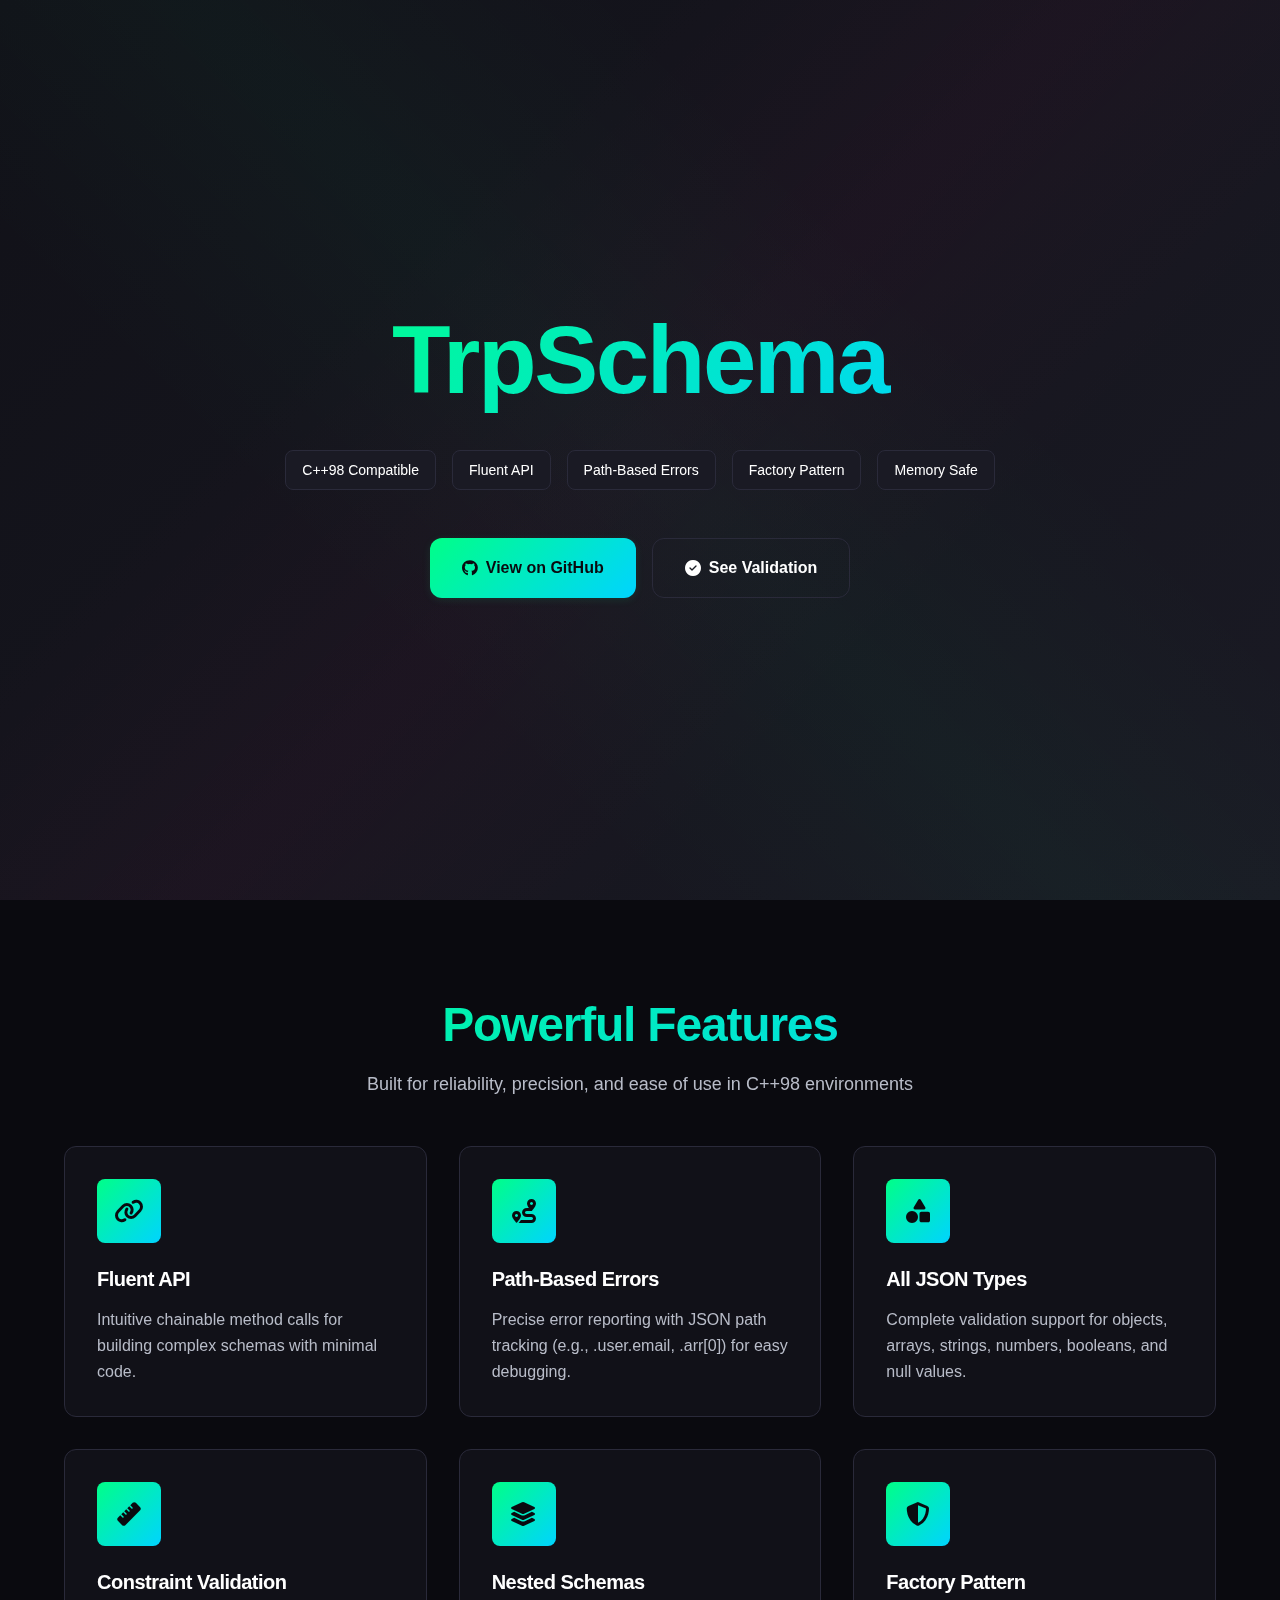
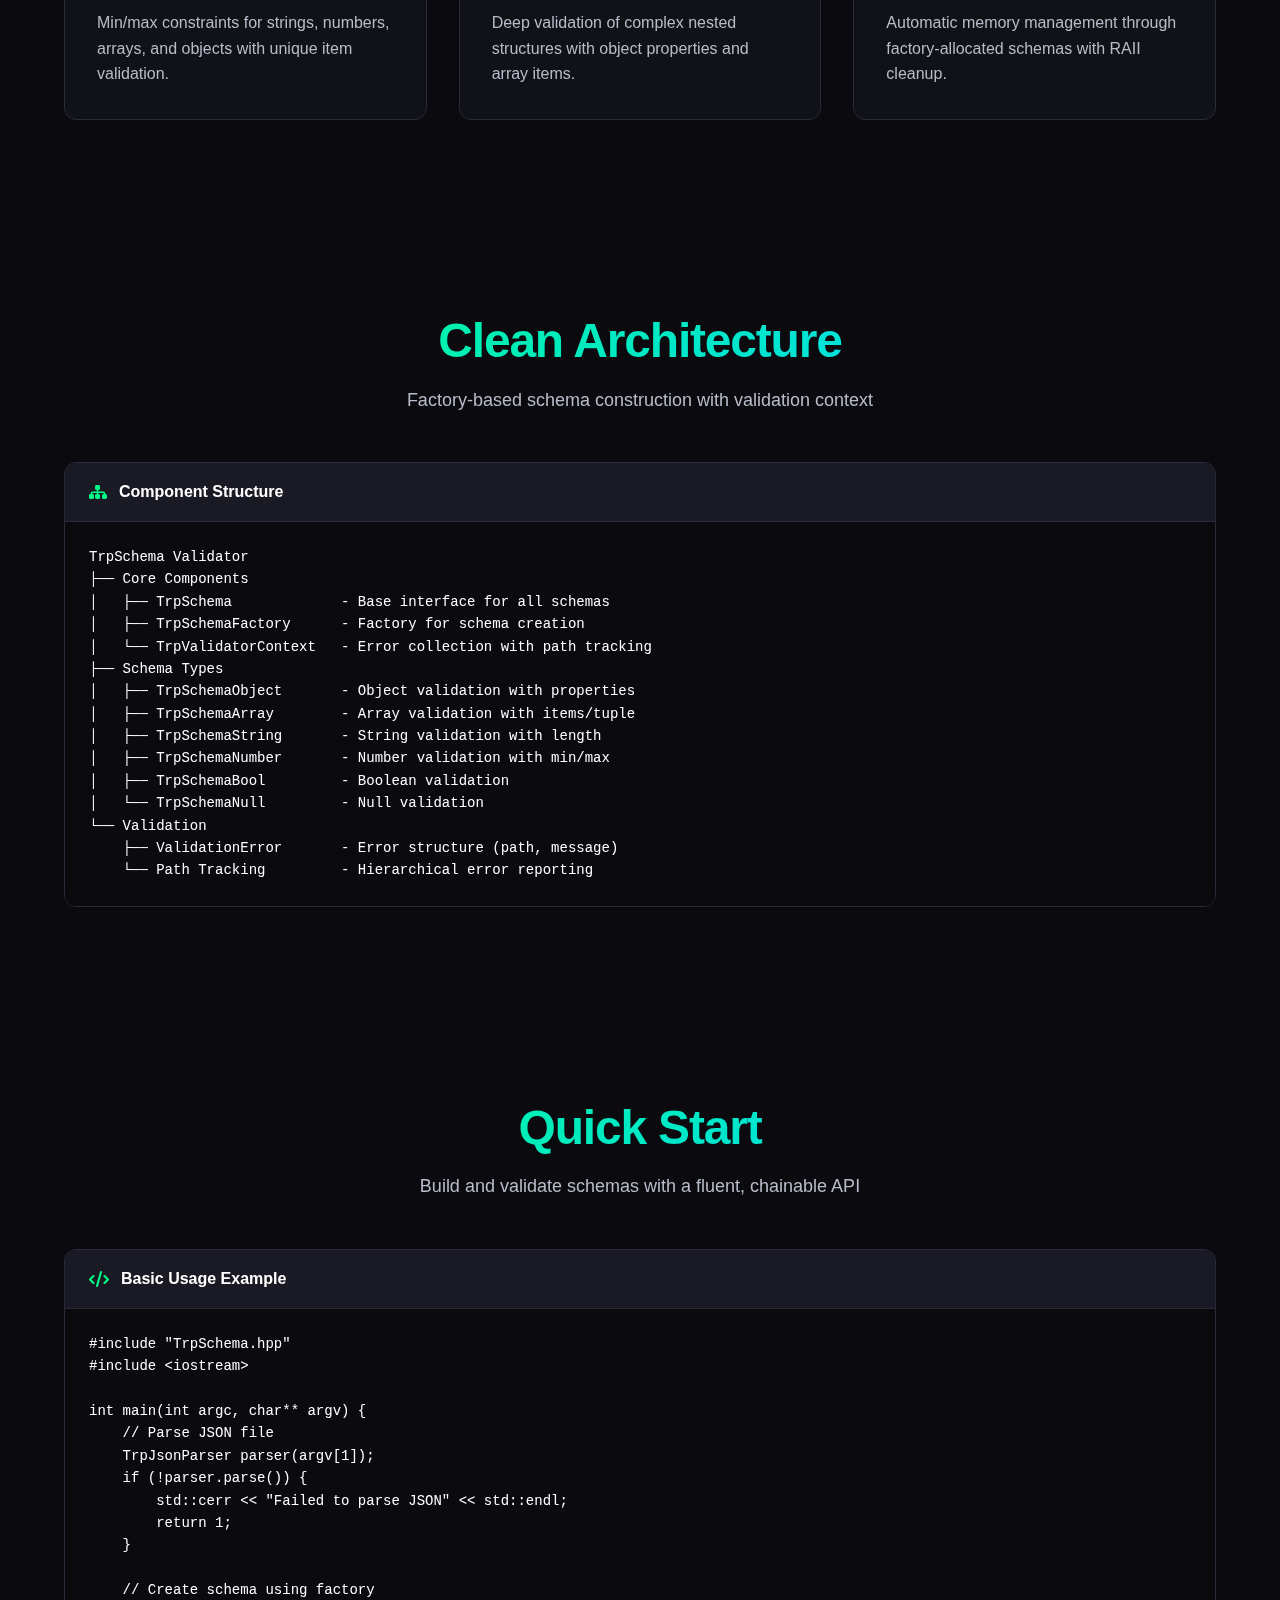
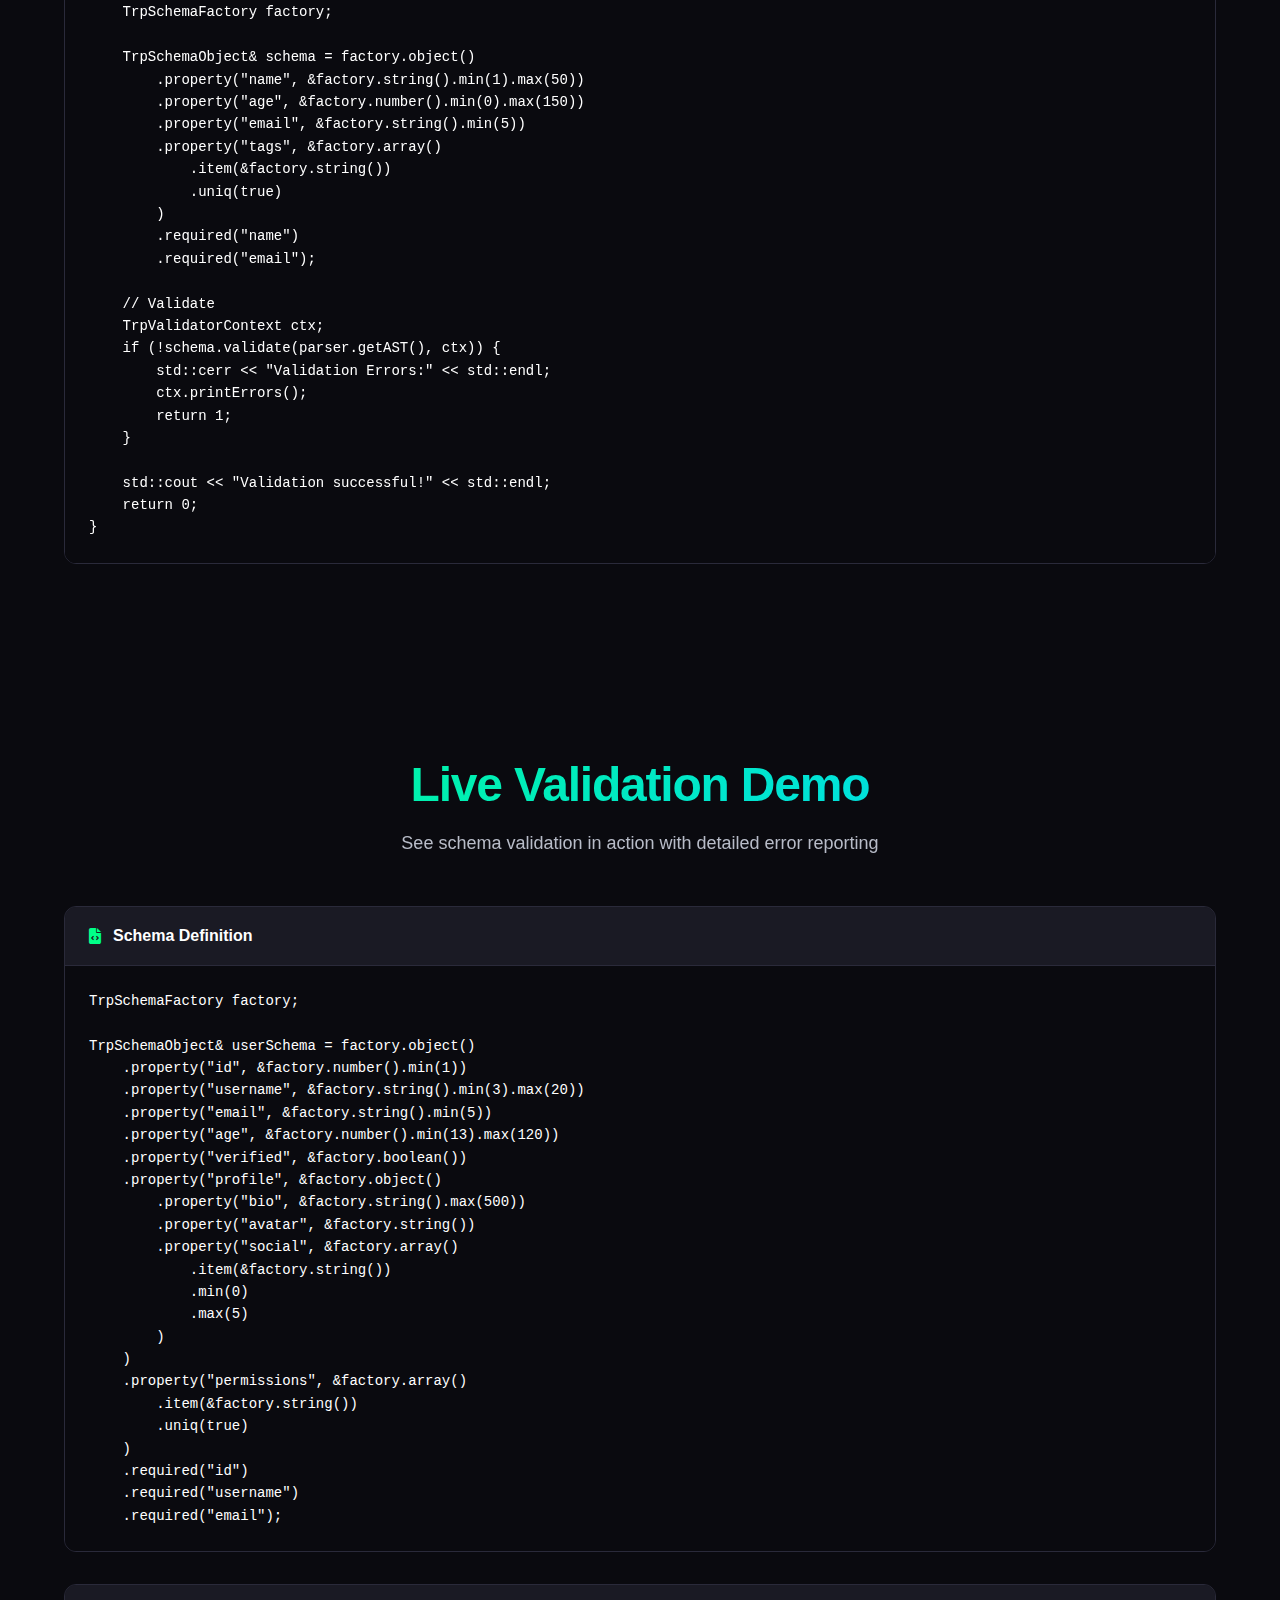
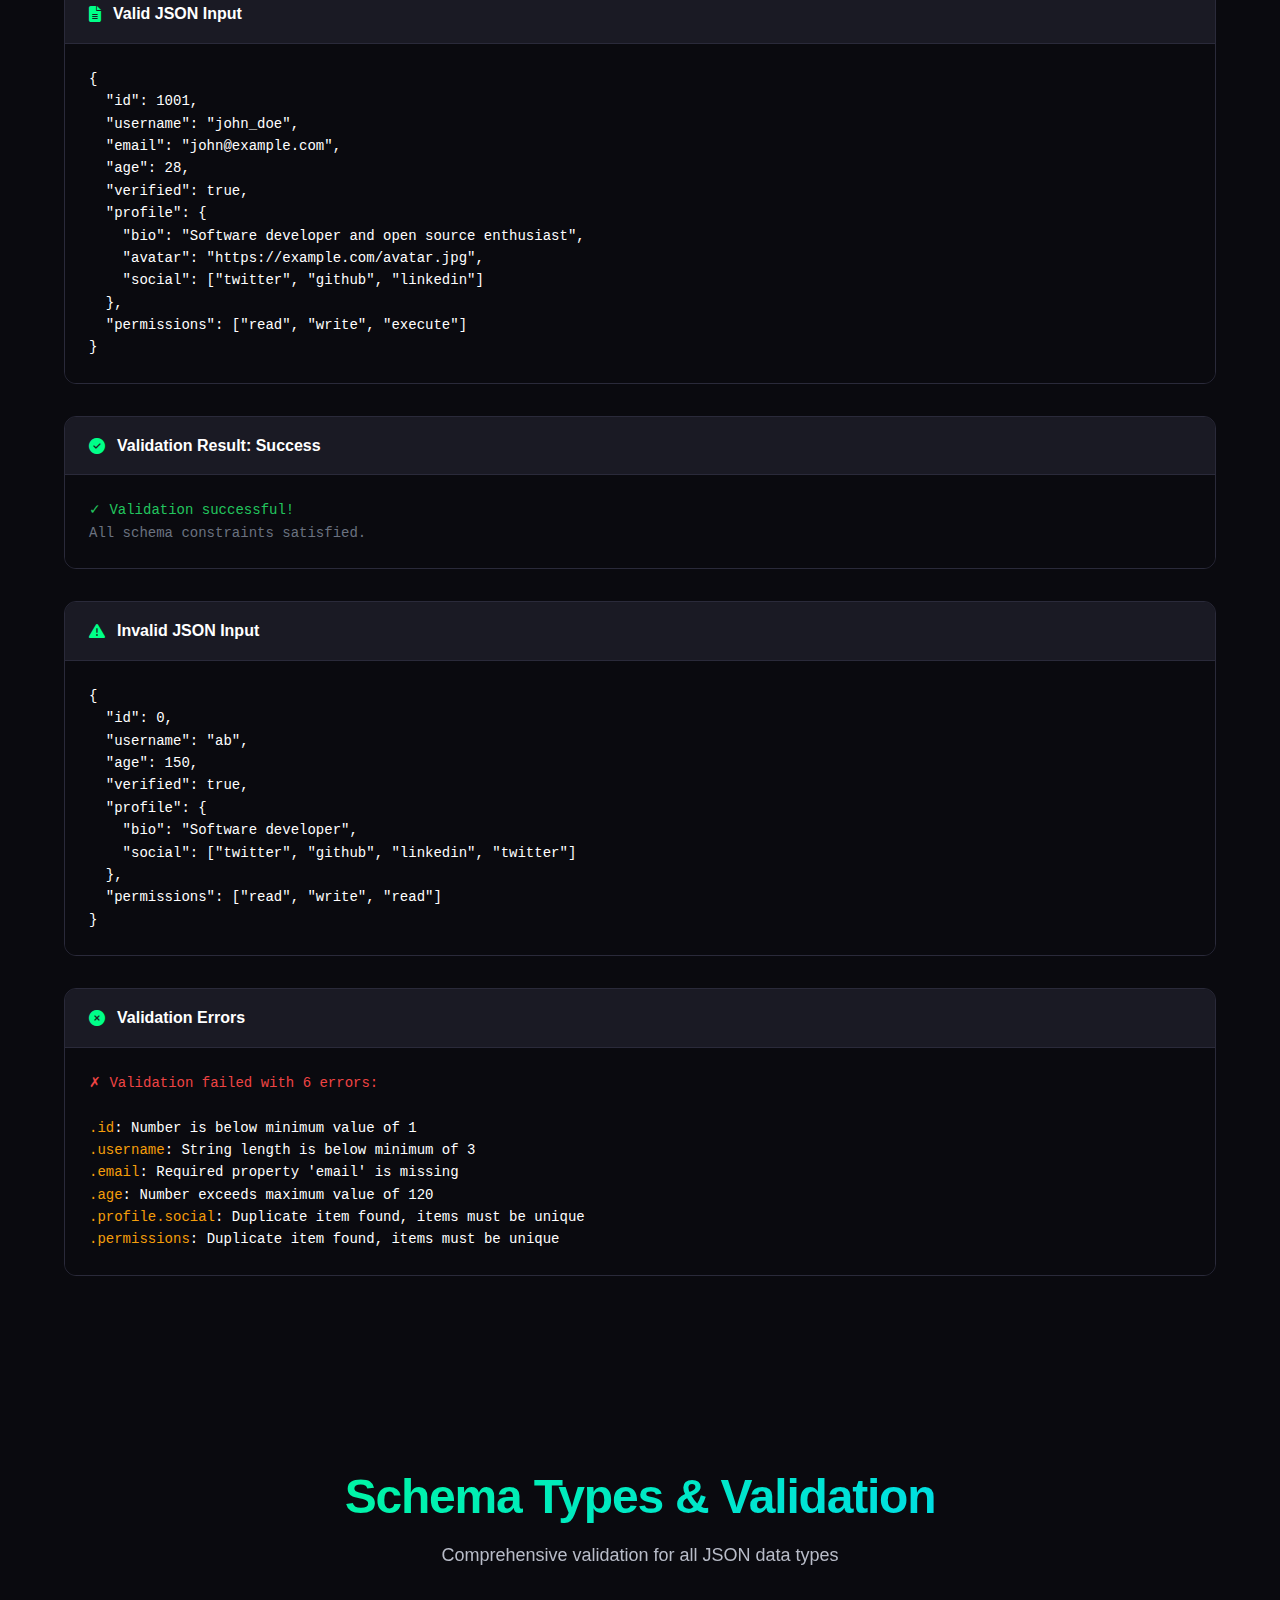
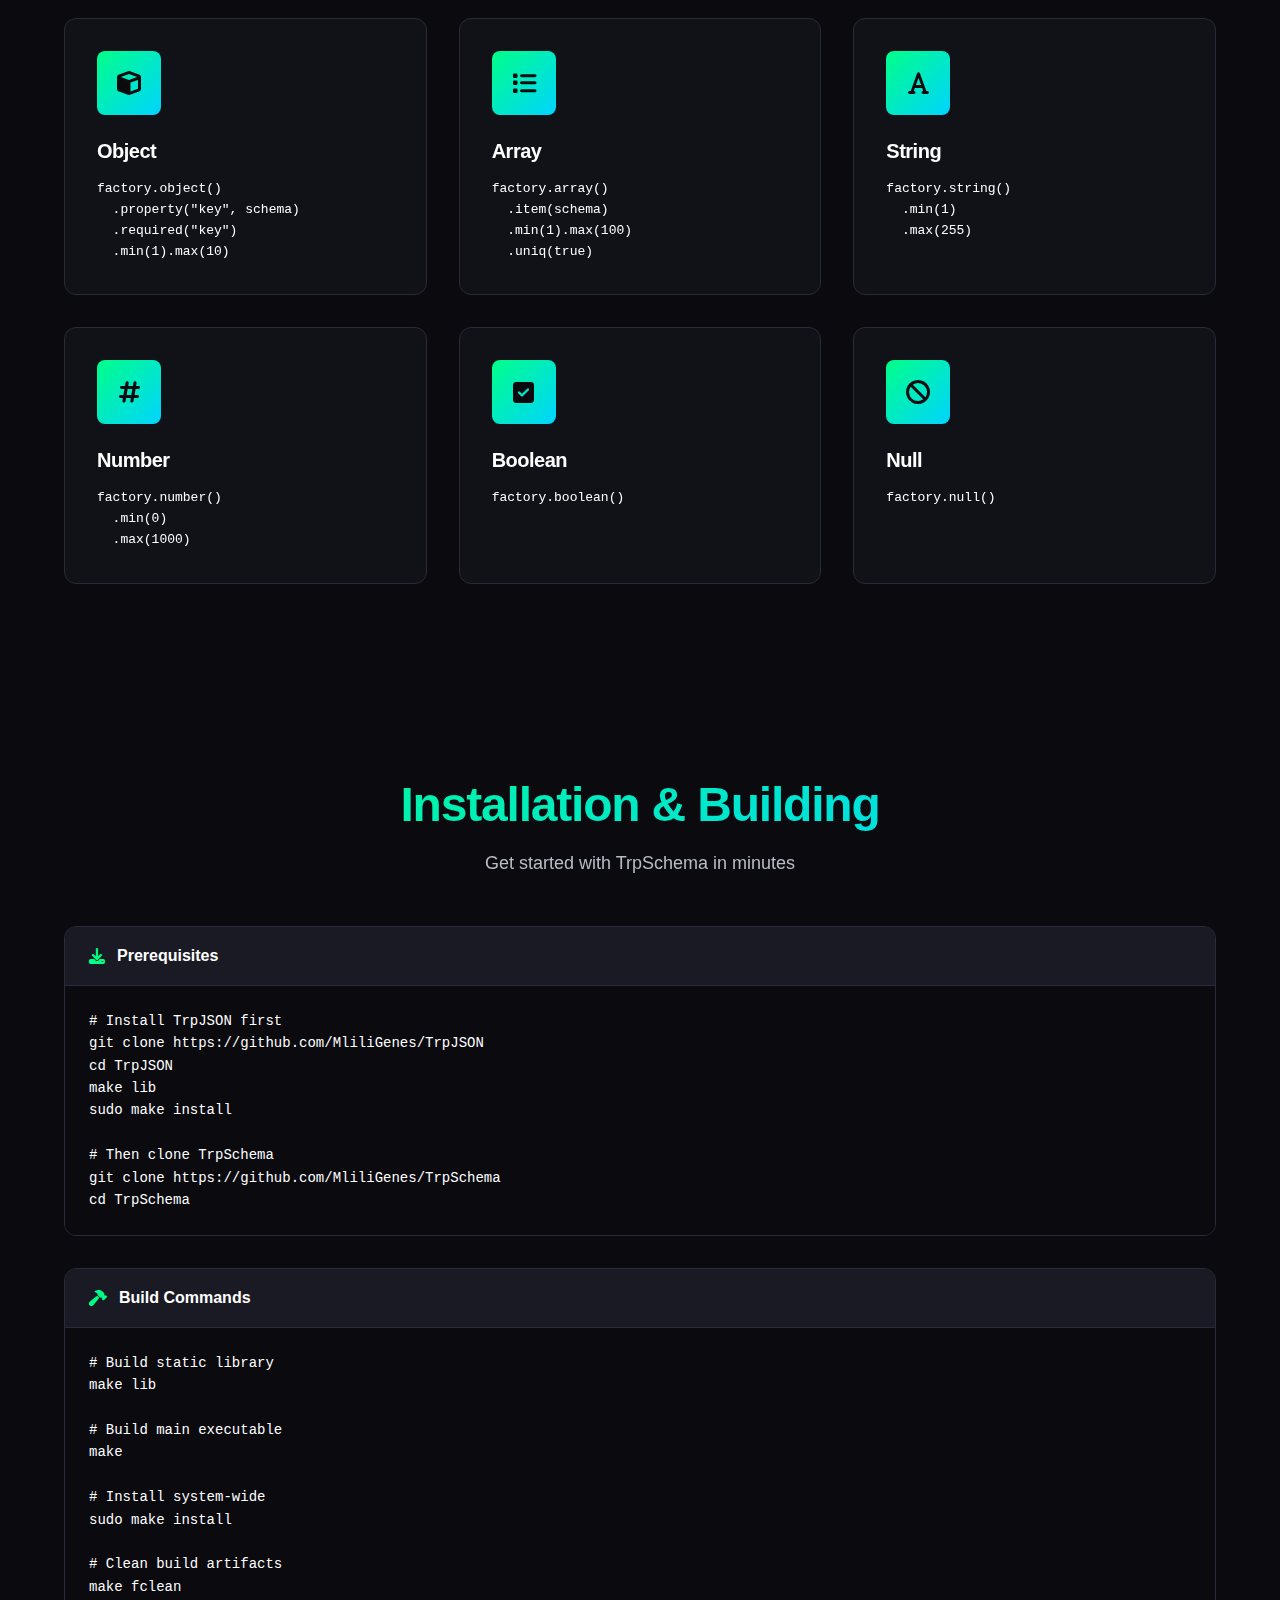
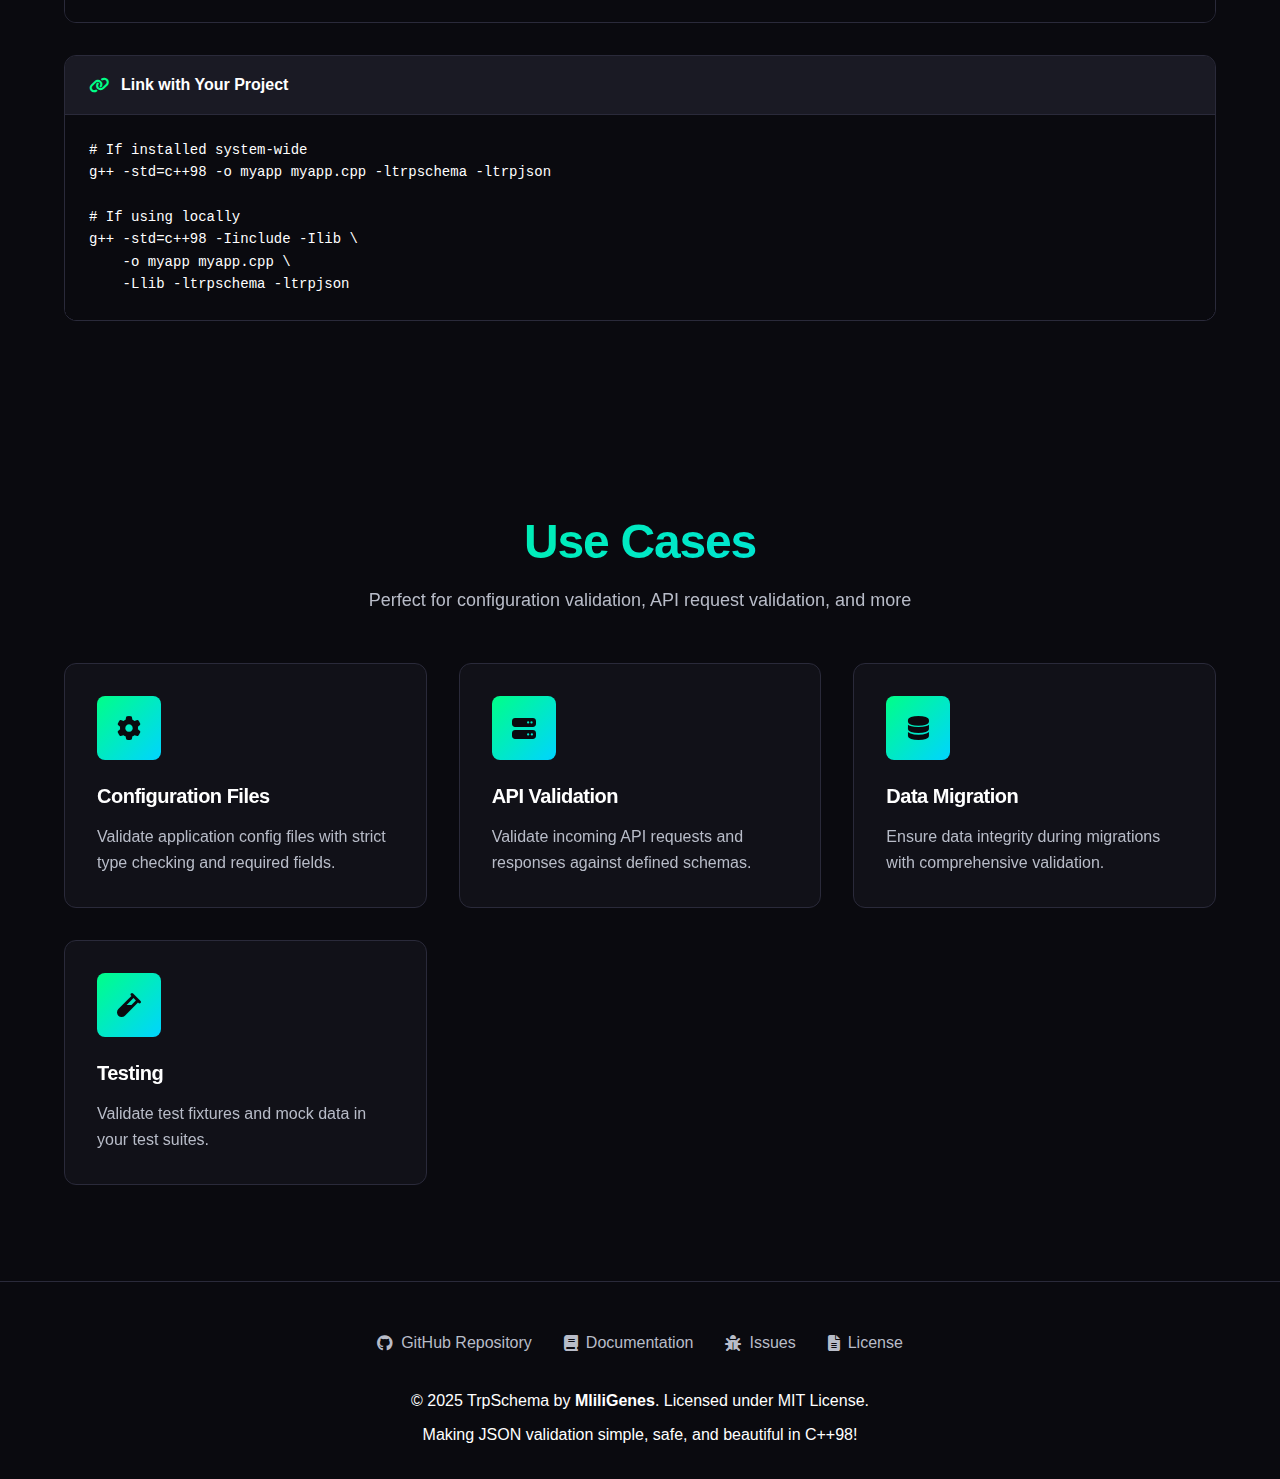
<file: html/index.html>
<!DOCTYPE html>
<html lang="en">
<head>
    <meta charset="UTF-8">
    <meta name="viewport" content="width=device-width, initial-scale=1.0">
    <title>TrpSchema - C++98 JSON Schema Validator</title>
    
    <!-- CDN Libraries -->
    <link href="https://cdnjs.cloudflare.com/ajax/libs/font-awesome/6.4.0/css/all.min.css" rel="stylesheet">
    
    <!-- Custom CSS -->
    <link rel="stylesheet" href="style.css">
</head>
<body>
    <!-- Hero Section -->
    <section class="hero">
        <div class="container">
            <div class="hero-content">
                <h1>TrpSchema</h1>
                <p class="subtitle">
                    A powerful JSON schema validation library for C++98 with a fluent, chainable API.
                    Built on top of TrpJSON for enterprise-grade validation.
                </p>
                
                <div class="badges">
                    <span class="badge">C++98 Compatible</span>
                    <span class="badge">Fluent API</span>
                    <span class="badge">Path-Based Errors</span>
                    <span class="badge">Factory Pattern</span>
                    <span class="badge">Memory Safe</span>
                </div>
                
                <div class="cta-buttons">
                    <a href="https://github.com/MliliGenes/TrpSchema" class="btn btn-primary">
                        <i class="fab fa-github"></i>
                        View on GitHub
                    </a>
                    <a href="#demo" class="btn btn-secondary">
                        <i class="fas fa-check-circle"></i>
                        See Validation
                    </a>
                </div>
            </div>
        </div>
    </section>

    <!-- Features Section -->
    <section class="section">
        <div class="container">
            <h2 class="section-title">Powerful Features</h2>
            <p class="section-subtitle">
                Built for reliability, precision, and ease of use in C++98 environments
            </p>
            
            <div class="features-grid">
                <div class="feature-card">
                    <div class="feature-icon">
                        <i class="fas fa-link"></i>
                    </div>
                    <h3 class="feature-title">Fluent API</h3>
                    <p class="feature-description">Intuitive chainable method calls for building complex schemas with minimal code.</p>
                </div>
                
                <div class="feature-card">
                    <div class="feature-icon">
                        <i class="fas fa-route"></i>
                    </div>
                    <h3 class="feature-title">Path-Based Errors</h3>
                    <p class="feature-description">Precise error reporting with JSON path tracking (e.g., .user.email, .arr[0]) for easy debugging.</p>
                </div>
                
                <div class="feature-card">
                    <div class="feature-icon">
                        <i class="fas fa-shapes"></i>
                    </div>
                    <h3 class="feature-title">All JSON Types</h3>
                    <p class="feature-description">Complete validation support for objects, arrays, strings, numbers, booleans, and null values.</p>
                </div>
                
                <div class="feature-card">
                    <div class="feature-icon">
                        <i class="fas fa-ruler"></i>
                    </div>
                    <h3 class="feature-title">Constraint Validation</h3>
                    <p class="feature-description">Min/max constraints for strings, numbers, arrays, and objects with unique item validation.</p>
                </div>
                
                <div class="feature-card">
                    <div class="feature-icon">
                        <i class="fas fa-layer-group"></i>
                    </div>
                    <h3 class="feature-title">Nested Schemas</h3>
                    <p class="feature-description">Deep validation of complex nested structures with object properties and array items.</p>
                </div>
                
                <div class="feature-card">
                    <div class="feature-icon">
                        <i class="fas fa-shield-alt"></i>
                    </div>
                    <h3 class="feature-title">Factory Pattern</h3>
                    <p class="feature-description">Automatic memory management through factory-allocated schemas with RAII cleanup.</p>
                </div>
            </div>
        </div>
    </section>

    <!-- Architecture Section -->
    <section class="section">
        <div class="container">
            <h2 class="section-title">Clean Architecture</h2>
            <p class="section-subtitle">
                Factory-based schema construction with validation context
            </p>
            
            <div class="demo-panel">
                <div class="demo-header">
                    <i class="fas fa-sitemap"></i>
                    Component Structure
                </div>
                <div class="demo-content">
                    <pre class="cm-s-material-palenight"><code>TrpSchema Validator
├── Core Components
│   ├── TrpSchema             - Base interface for all schemas
│   ├── TrpSchemaFactory      - Factory for schema creation
│   └── TrpValidatorContext   - Error collection with path tracking
├── Schema Types
│   ├── TrpSchemaObject       - Object validation with properties
│   ├── TrpSchemaArray        - Array validation with items/tuple
│   ├── TrpSchemaString       - String validation with length
│   ├── TrpSchemaNumber       - Number validation with min/max
│   ├── TrpSchemaBool         - Boolean validation
│   └── TrpSchemaNull         - Null validation
└── Validation
    ├── ValidationError       - Error structure (path, message)
    └── Path Tracking         - Hierarchical error reporting</code></pre>
                </div>
            </div>
        </div>
    </section>

    <!-- Code Example Section -->
    <section class="section">
        <div class="container">
            <h2 class="section-title">Quick Start</h2>
            <p class="section-subtitle">
                Build and validate schemas with a fluent, chainable API
            </p>
            
            <div class="demo-panel">
                <div class="demo-header">
                    <i class="fas fa-code"></i>
                    Basic Usage Example
                </div>
                <div class="demo-content">
                    <pre class="cm-s-material-palenight language-cpp"><code>#include "TrpSchema.hpp"
#include &lt;iostream&gt;

int main(int argc, char** argv) {
    // Parse JSON file
    TrpJsonParser parser(argv[1]);
    if (!parser.parse()) {
        std::cerr << "Failed to parse JSON" << std::endl;
        return 1;
    }
    
    // Create schema using factory
    TrpSchemaFactory factory;
    
    TrpSchemaObject& schema = factory.object()
        .property("name", &factory.string().min(1).max(50))
        .property("age", &factory.number().min(0).max(150))
        .property("email", &factory.string().min(5))
        .property("tags", &factory.array()
            .item(&factory.string())
            .uniq(true)
        )
        .required("name")
        .required("email");
    
    // Validate
    TrpValidatorContext ctx;
    if (!schema.validate(parser.getAST(), ctx)) {
        std::cerr << "Validation Errors:" << std::endl;
        ctx.printErrors();
        return 1;
    }
    
    std::cout << "Validation successful!" << std::endl;
    return 0;
}</code></pre>
                </div>
            </div>
        </div>
    </section>

    <!-- Demo Section -->
    <section class="section" id="demo">
        <div class="container">
            <h2 class="section-title">Live Validation Demo</h2>
            <p class="section-subtitle">
                See schema validation in action with detailed error reporting
            </p>
            
            <div class="demo-container">
                <div class="demo-panel">
                    <div class="demo-header">
                        <i class="fas fa-file-code"></i>
                        Schema Definition
                    </div>
                    <div class="demo-content">
                        <pre class="cm-s-material-palenight language-cpp"><code>TrpSchemaFactory factory;

TrpSchemaObject& userSchema = factory.object()
    .property("id", &factory.number().min(1))
    .property("username", &factory.string().min(3).max(20))
    .property("email", &factory.string().min(5))
    .property("age", &factory.number().min(13).max(120))
    .property("verified", &factory.boolean())
    .property("profile", &factory.object()
        .property("bio", &factory.string().max(500))
        .property("avatar", &factory.string())
        .property("social", &factory.array()
            .item(&factory.string())
            .min(0)
            .max(5)
        )
    )
    .property("permissions", &factory.array()
        .item(&factory.string())
        .uniq(true)
    )
    .required("id")
    .required("username")
    .required("email");</code></pre>
                    </div>
                </div>

                <div class="demo-panel">
                    <div class="demo-header">
                        <i class="fas fa-file-alt"></i>
                        Valid JSON Input
                    </div>
                    <div class="demo-content">
                        <pre class="cm-s-material-palenight language-json"><code>{
  "id": 1001,
  "username": "john_doe",
  "email": "john@example.com",
  "age": 28,
  "verified": true,
  "profile": {
    "bio": "Software developer and open source enthusiast",
    "avatar": "https://example.com/avatar.jpg",
    "social": ["twitter", "github", "linkedin"]
  },
  "permissions": ["read", "write", "execute"]
}</code></pre>
                    </div>
                </div>

                <div class="demo-panel success-panel">
                    <div class="demo-header">
                        <i class="fas fa-check-circle"></i>
                        Validation Result: Success
                    </div>
                    <div class="demo-content">
                        <pre class="cm-s-material-palenight"><code><span style="color: #22c55e;">✓ Validation successful!</span>
<span style="color: #6b7280;">All schema constraints satisfied.</span></code></pre>
                    </div>
                </div>
            </div>

            <div class="demo-container" style="margin-top: 2rem;">
                <div class="demo-panel">
                    <div class="demo-header">
                        <i class="fas fa-exclamation-triangle"></i>
                        Invalid JSON Input
                    </div>
                    <div class="demo-content">
                        <pre class="cm-s-material-palenight language-json"><code>{
  "id": 0,
  "username": "ab",
  "age": 150,
  "verified": true,
  "profile": {
    "bio": "Software developer",
    "social": ["twitter", "github", "linkedin", "twitter"]
  },
  "permissions": ["read", "write", "read"]
}</code></pre>
                    </div>
                </div>

                <div class="demo-panel error-panel">
                    <div class="demo-header">
                        <i class="fas fa-times-circle"></i>
                        Validation Errors
                    </div>
                    <div class="demo-content">
                        <pre class="cm-s-material-palenight"><code><span style="color: #ef4444;">✗ Validation failed with 6 errors:</span>

<span style="color: #f59e0b;">.id</span>: Number is below minimum value of 1
<span style="color: #f59e0b;">.username</span>: String length is below minimum of 3
<span style="color: #f59e0b;">.email</span>: Required property 'email' is missing
<span style="color: #f59e0b;">.age</span>: Number exceeds maximum value of 120
<span style="color: #f59e0b;">.profile.social</span>: Duplicate item found, items must be unique
<span style="color: #f59e0b;">.permissions</span>: Duplicate item found, items must be unique</code></pre>
                    </div>
                </div>
            </div>
        </div>
    </section>

    <!-- Schema Types Section -->
    <section class="section">
        <div class="container">
            <h2 class="section-title">Schema Types & Validation</h2>
            <p class="section-subtitle">
                Comprehensive validation for all JSON data types
            </p>
            
            <div class="features-grid">
                <div class="feature-card">
                    <div class="feature-icon">
                        <i class="fas fa-cube"></i>
                    </div>
                    <h3 class="feature-title">Object</h3>
                    <div class="feature-code">
                        <pre><code>factory.object()
  .property("key", schema)
  .required("key")
  .min(1).max(10)</code></pre>
                    </div>
                </div>
                
                <div class="feature-card">
                    <div class="feature-icon">
                        <i class="fas fa-list"></i>
                    </div>
                    <h3 class="feature-title">Array</h3>
                    <div class="feature-code">
                        <pre><code>factory.array()
  .item(schema)
  .min(1).max(100)
  .uniq(true)</code></pre>
                    </div>
                </div>
                
                <div class="feature-card">
                    <div class="feature-icon">
                        <i class="fas fa-font"></i>
                    </div>
                    <h3 class="feature-title">String</h3>
                    <div class="feature-code">
                        <pre><code>factory.string()
  .min(1)
  .max(255)</code></pre>
                    </div>
                </div>
                
                <div class="feature-card">
                    <div class="feature-icon">
                        <i class="fas fa-hashtag"></i>
                    </div>
                    <h3 class="feature-title">Number</h3>
                    <div class="feature-code">
                        <pre><code>factory.number()
  .min(0)
  .max(1000)</code></pre>
                    </div>
                </div>
                
                <div class="feature-card">
                    <div class="feature-icon">
                        <i class="fas fa-check-square"></i>
                    </div>
                    <h3 class="feature-title">Boolean</h3>
                    <div class="feature-code">
                        <pre><code>factory.boolean()</code></pre>
                    </div>
                </div>
                
                <div class="feature-card">
                    <div class="feature-icon">
                        <i class="fas fa-ban"></i>
                    </div>
                    <h3 class="feature-title">Null</h3>
                    <div class="feature-code">
                        <pre><code>factory.null()</code></pre>
                    </div>
                </div>
            </div>
        </div>
    </section>

    <!-- Installation Section -->
    <section class="section">
        <div class="container">
            <h2 class="section-title">Installation & Building</h2>
            <p class="section-subtitle">
                Get started with TrpSchema in minutes
            </p>
            
            <div class="demo-container">
                <div class="demo-panel">
                    <div class="demo-header">
                        <i class="fas fa-download"></i>
                        Prerequisites
                    </div>
                    <div class="demo-content">
                        <pre class="cm-s-material-palenight language-bash"><code># Install TrpJSON first
git clone https://github.com/MliliGenes/TrpJSON
cd TrpJSON
make lib
sudo make install

# Then clone TrpSchema
git clone https://github.com/MliliGenes/TrpSchema
cd TrpSchema</code></pre>
                    </div>
                </div>

                <div class="demo-panel">
                    <div class="demo-header">
                        <i class="fas fa-hammer"></i>
                        Build Commands
                    </div>
                    <div class="demo-content">
                        <pre class="cm-s-material-palenight language-bash"><code># Build static library
make lib

# Build main executable
make

# Install system-wide
sudo make install

# Clean build artifacts
make fclean</code></pre>
                    </div>
                </div>

                <div class="demo-panel">
                    <div class="demo-header">
                        <i class="fas fa-link"></i>
                        Link with Your Project
                    </div>
                    <div class="demo-content">
                        <pre class="cm-s-material-palenight language-bash"><code># If installed system-wide
g++ -std=c++98 -o myapp myapp.cpp -ltrpschema -ltrpjson

# If using locally
g++ -std=c++98 -Iinclude -Ilib \
    -o myapp myapp.cpp \
    -Llib -ltrpschema -ltrpjson</code></pre>
                    </div>
                </div>
            </div>
        </div>
    </section>

    <!-- Use Cases Section -->
    <section class="section">
        <div class="container">
            <h2 class="section-title">Use Cases</h2>
            <p class="section-subtitle">
                Perfect for configuration validation, API request validation, and more
            </p>
            
            <div class="features-grid">
                <div class="feature-card">
                    <div class="feature-icon">
                        <i class="fas fa-cog"></i>
                    </div>
                    <h3 class="feature-title">Configuration Files</h3>
                    <p class="feature-description">Validate application config files with strict type checking and required fields.</p>
                </div>
                
                <div class="feature-card">
                    <div class="feature-icon">
                        <i class="fas fa-server"></i>
                    </div>
                    <h3 class="feature-title">API Validation</h3>
                    <p class="feature-description">Validate incoming API requests and responses against defined schemas.</p>
                </div>
                
                <div class="feature-card">
                    <div class="feature-icon">
                        <i class="fas fa-database"></i>
                    </div>
                    <h3 class="feature-title">Data Migration</h3>
                    <p class="feature-description">Ensure data integrity during migrations with comprehensive validation.</p>
                </div>
                
                <div class="feature-card">
                    <div class="feature-icon">
                        <i class="fas fa-vial"></i>
                    </div>
                    <h3 class="feature-title">Testing</h3>
                    <p class="feature-description">Validate test fixtures and mock data in your test suites.</p>
                </div>
            </div>
        </div>
    </section>

    <!-- Footer -->
    <footer class="footer">
        <div class="container">
            <div class="footer-links">
                <a href="https://github.com/MliliGenes/TrpSchema" class="footer-link">
                    <i class="fab fa-github"></i>
                    GitHub Repository
                </a>
                <a href="https://github.com/MliliGenes/TrpSchema/blob/main/README.md" class="footer-link">
                    <i class="fas fa-book"></i>
                    Documentation
                </a>
                <a href="https://github.com/MliliGenes/TrpSchema/issues" class="footer-link">
                    <i class="fas fa-bug"></i>
                    Issues
                </a>
                <a href="https://github.com/MliliGenes/TrpSchema/blob/main/LICENSE" class="footer-link">
                    <i class="fas fa-file-alt"></i>
                    License
                </a>
            </div>
            
            <p>&copy; 2025 TrpSchema by <strong>MliliGenes</strong>. Licensed under MIT License.</p>
            <p style="margin-top: 0.5rem; color: hsl(var(--muted-foreground));">Making JSON validation simple, safe, and beautiful in C++98!</p>
        </div>
    </footer>

    <!-- Custom JavaScript -->
    <script src="script.js"></script>
</body>
</html>
</file>
<file: html/style.css>
/* ============================================
   TrpJSON Parser - Modern Cyberpunk Style
   ============================================ */

/* CSS Custom Properties */
:root {
    --background: #0a0a0f;
    --surface: #111118;
    --surface-variant: #1a1a24;
    --primary: #00ff88;
    --primary-variant: #00cc6a;
    --secondary: #ff0080;
    --secondary-variant: #cc0066;
    --accent: #00d4ff;
    --text-primary: #ffffff;
    --text-secondary: #b8bcc8;
    --text-muted: #6b7280;
    --border: #2a2a3a;
    --border-variant: #404050;
    --success: #22c55e;
    --warning: #f59e0b;
    --error: #ef4444;
    --gradient-primary: linear-gradient(135deg, var(--primary) 0%, var(--accent) 100%);
    --gradient-secondary: linear-gradient(135deg, var(--secondary) 0%, var(--primary) 100%);
    --gradient-surface: linear-gradient(135deg, var(--surface) 0%, var(--surface-variant) 100%);
    --shadow-sm: 0 2px 8px rgba(0, 255, 136, 0.1);
    --shadow-md: 0 4px 16px rgba(0, 255, 136, 0.15);
    --shadow-lg: 0 8px 32px rgba(0, 255, 136, 0.2);
    --shadow-glow: 0 0 20px rgba(0, 255, 136, 0.3);
    --radius: 12px;
    --radius-sm: 8px;
    --radius-lg: 16px;
    --transition: all 0.3s cubic-bezier(0.4, 0, 0.2, 1);
    --font-mono: 'JetBrains Mono', 'Fira Code', 'Courier New', monospace;
}

/* Global Styles */
* {
    margin: 0;
    padding: 0;
    box-sizing: border-box;
}

body {
    font-family: -apple-system, BlinkMacSystemFont, 'Segoe UI', Roboto, sans-serif;
    background: var(--background);
    color: var(--text-primary);
    line-height: 1.6;
    overflow-x: hidden;
    position: relative;
}

/* Animated background */
body::before {
    content: '';
    position: fixed;
    top: 0;
    left: 0;
    width: 100%;
    height: 100%;
    background:
        radial-gradient(circle at 20% 80%, rgba(0, 255, 136, 0.05) 0%, transparent 50%),
        radial-gradient(circle at 80% 20%, rgba(255, 0, 128, 0.05) 0%, transparent 50%),
        radial-gradient(circle at 40% 40%, rgba(0, 212, 255, 0.03) 0%, transparent 50%);
    animation: backgroundMove 20s ease-in-out infinite;
    z-index: -1;
}

@keyframes backgroundMove {

    0%,
    100% {
        transform: translateY(0px) rotate(0deg);
    }

    33% {
        transform: translateY(-20px) rotate(1deg);
    }

    66% {
        transform: translateY(10px) rotate(-1deg);
    }
}

/* Typography */
h1,
h2,
h3,
h4,
h5,
h6 {
    font-weight: 700;
    line-height: 1.2;
    letter-spacing: -0.025em;
}

/* Container */
.container {
    max-width: 1200px;
    margin: 0 auto;
    padding: 0 1.5rem;
}

/* Sections */
.section {
    padding: 6rem 0;
    position: relative;
}

.section-title {
    font-size: clamp(2rem, 4vw, 3rem);
    text-align: center;
    margin-bottom: 1rem;
    background: var(--gradient-primary);
    -webkit-background-clip: text;
    -webkit-text-fill-color: transparent;
    background-clip: text;
}

.section-subtitle {
    font-size: 1.125rem;
    color: var(--text-secondary);
    text-align: center;
    max-width: 600px;
    margin: 0 auto 3rem;
}

/* Hero Section */
.hero {
    min-height: 100vh;
    display: flex;
    align-items: center;
    position: relative;
    background: var(--gradient-surface);
}

.hero::before {
    content: '';
    position: absolute;
    top: 0;
    left: 0;
    right: 0;
    bottom: 0;
    background:
        linear-gradient(45deg, transparent 30%, rgba(0, 255, 136, 0.03) 50%, transparent 70%),
        linear-gradient(-45deg, transparent 30%, rgba(255, 0, 128, 0.03) 50%, transparent 70%);
}

.hero-content {
    text-align: center;
    position: relative;
    z-index: 10;
}

.hero h1 {
    font-size: clamp(3rem, 8vw, 6rem);
    margin-bottom: 1.5rem;
    background: var(--gradient-primary);
    -webkit-background-clip: text;
    -webkit-text-fill-color: transparent;
    background-clip: text;
    animation: glow 3s ease-in-out infinite alternate;
}

@keyframes glow {
    from {
        filter: drop-shadow(0 0 10px rgba(0, 255, 136, 0.3));
    }

    to {
        filter: drop-shadow(0 0 20px rgba(0, 255, 136, 0.6));
    }
}

.subtitle {
    font-size: clamp(1.125rem, 3vw, 1.5rem);
    color: var(--text-secondary);
    margin-bottom: 2rem;
    max-width: 800px;
    margin-left: auto;
    margin-right: auto;
}

/* Badges */
.badges {
    display: flex;
    justify-content: center;
    gap: 1rem;
    margin-bottom: 3rem;
    flex-wrap: wrap;
}

.badge {
    background: var(--surface-variant);
    border: 1px solid var(--border);
    color: var(--text-primary);
    padding: 0.5rem 1rem;
    border-radius: var(--radius-sm);
    font-size: 0.875rem;
    font-weight: 500;
    transition: var(--transition);
    position: relative;
    overflow: hidden;
}

.badge::before {
    content: '';
    position: absolute;
    top: 0;
    left: -100%;
    width: 100%;
    height: 100%;
    background: var(--gradient-primary);
    opacity: 0.1;
    transition: var(--transition);
}

.badge:hover::before {
    left: 0;
}

.badge:hover {
    border-color: var(--primary);
    transform: translateY(-2px);
    box-shadow: var(--shadow-md);
}

/* Buttons */
.cta-buttons {
    display: flex;
    gap: 1rem;
    justify-content: center;
    flex-wrap: wrap;
}

.btn {
    display: inline-flex;
    align-items: center;
    gap: 0.5rem;
    padding: 1rem 2rem;
    border-radius: var(--radius);
    font-weight: 600;
    text-decoration: none;
    transition: var(--transition);
    position: relative;
    overflow: hidden;
    border: none;
    cursor: pointer;
    font-size: 1rem;
}

.btn::before {
    content: '';
    position: absolute;
    top: 0;
    left: -100%;
    width: 100%;
    height: 100%;
    background: linear-gradient(90deg, transparent, rgba(255, 255, 255, 0.1), transparent);
    transition: var(--transition);
}

.btn:hover::before {
    left: 100%;
}

.btn-primary {
    background: var(--gradient-primary);
    color: var(--background);
    box-shadow: var(--shadow-sm);
}

.btn-primary:hover {
    transform: translateY(-2px);
    box-shadow: var(--shadow-lg);
}

.btn-secondary {
    background: transparent;
    color: var(--text-primary);
    border: 1px solid var(--border);
}

.btn-secondary:hover {
    border-color: var(--primary);
    background: var(--surface-variant);
    transform: translateY(-2px);
    box-shadow: var(--shadow-md);
}

/* Feature Grid */
.features-grid {
    display: grid;
    grid-template-columns: repeat(auto-fit, minmax(350px, 1fr));
    gap: 2rem;
    margin-top: 3rem;
}

.feature-card {
    background: var(--surface);
    border: 1px solid var(--border);
    border-radius: var(--radius);
    padding: 2rem;
    transition: var(--transition);
    position: relative;
    overflow: hidden;
}

.feature-card::before {
    content: '';
    position: absolute;
    top: 0;
    left: 0;
    width: 100%;
    height: 2px;
    background: var(--gradient-primary);
    transform: scaleX(0);
    transition: var(--transition);
}

.feature-card:hover::before {
    transform: scaleX(1);
}

.feature-card:hover {
    transform: translateY(-4px);
    border-color: var(--primary);
    box-shadow: var(--shadow-lg);
}

.feature-icon {
    width: 4rem;
    height: 4rem;
    background: var(--gradient-primary);
    border-radius: var(--radius-sm);
    display: flex;
    align-items: center;
    justify-content: center;
    margin-bottom: 1.5rem;
    color: var(--background);
    font-size: 1.5rem;
}

.feature-title {
    font-size: 1.25rem;
    margin-bottom: 1rem;
    color: var(--text-primary);
}

.feature-description {
    color: var(--text-secondary);
    line-height: 1.6;
}

/* Demo Panels */
.demo-container {
    display: grid;
    grid-template-columns: 1fr ;
    gap: 2rem;
    margin-top: 3rem;
}

.demo-panel {
    background: var(--surface);
    border: 1px solid var(--border);
    border-radius: var(--radius);
    height: fit-content;
    overflow: hidden;
    transition: var(--transition);
}

.demo-panel:hover {
    border-color: var(--primary);
    box-shadow: var(--shadow-md);
}

.demo-header {
    background: var(--surface-variant);
    padding: 1rem 1.5rem;
    font-weight: 600;
    display: flex;
    align-items: center;
    gap: 0.75rem;
    border-bottom: 1px solid var(--border);
    color: var(--text-primary);
}

.demo-header i {
    color: var(--primary);
}

.demo-content {
    padding: 0;
    font-family: var(--font-mono);
    font-size: 0.875rem;
    background: var(--background);
}

.demo-content pre {
    padding: 1.5rem;
    margin: 0;
    overflow-x: auto;
    background: transparent;
    color: var(--text-primary);
}

/* Code Styling */
.cm-s-material-palenight {
    background: var(--background) !important;
    color: var(--text-primary) !important;
}

.json-key {
    color: var(--accent);
}

.json-string {
    color: var(--success);
}

.json-number {
    color: var(--secondary);
}

.json-boolean {
    color: var(--warning);
}

.json-null {
    color: var(--text-muted);
}

.json-punct {
    color: var(--text-secondary);
}

/* Benchmark Grid */
.benchmark-grid {
    display: grid;
    grid-template-columns: repeat(4, 1fr);
    gap: 1.5rem;
    margin-top: 3rem;
}

.benchmark-card {
    background: var(--surface);
    border: 1px solid var(--border);
    border-radius: var(--radius);
    padding: 2rem;
    text-align: center;
    transition: var(--transition);
    position: relative;
    overflow: hidden;
}

.benchmark-card::before {
    content: '';
    position: absolute;
    bottom: 0;
    left: 0;
    width: 100%;
    height: 3px;
    background: var(--gradient-primary);
    transform: scaleX(0);
    transition: var(--transition);
}

.benchmark-card:hover::before {
    transform: scaleX(1);
}

.benchmark-card:hover {
    transform: translateY(-4px);
    border-color: var(--primary);
    box-shadow: var(--shadow-lg);
}

.benchmark-value {
    font-size: 2.5rem;
    font-weight: 700;
    background: var(--gradient-primary);
    -webkit-background-clip: text;
    -webkit-text-fill-color: transparent;
    background-clip: text;
    margin-bottom: 0.5rem;
}

.benchmark-label {
    color: var(--text-secondary);
    font-size: 0.875rem;
    text-transform: uppercase;
    letter-spacing: 0.05em;
    font-weight: 500;
}

/* Progress Bar */
.progress-bar {
    width: 100%;
    height: 4px;
    background: var(--surface-variant);
    border-radius: 2px;
    overflow: hidden;
    margin-top: 1rem;
}

.progress-fill {
    height: 100%;
    background: var(--gradient-primary);
    border-radius: 2px;
    transition: width 1s ease-out;
}

/* Use Cases */
.use-cases {
    display: grid;
    /* grid-template-columns: repeat(auto-fit, minmax(380px, 1fr)); */
    grid-template-columns: 1fr;
    gap: 2rem;
    margin-top: 3rem;
}

.use-case {
    background: var(--surface);
    border: 1px solid var(--border);
    border-radius: var(--radius);
    overflow: hidden;
    transition: var(--transition);
}

.use-case:hover {
    transform: translateY(-4px);
    border-color: var(--primary);
    box-shadow: var(--shadow-lg);
}

.use-case-header {
    background: var(--surface-variant);
    padding: 1.5rem;
    display: flex;
    align-items: center;
    gap: 1rem;
    border-bottom: 1px solid var(--border);
}

.use-case-header i {
    color: var(--primary);
    font-size: 1.25rem;
}

.use-case-title {
    font-size: 1.25rem;
    font-weight: 600;
    margin-bottom: 0.5rem;
    color: var(--text-primary);
}

.use-case-description {
    color: var(--text-secondary);
    font-size: 0.875rem;
}

.use-case-content {
    padding: 1.5rem;
}

.use-case-content p {
    color: var(--text-secondary);
    margin-bottom: 1rem;
    line-height: 1.6;
}

/* Stats Section */
.stats-section {
    background: var(--surface);
    border-top: 1px solid var(--border);
    border-bottom: 1px solid var(--border);
}

.stats-grid {
    display: grid;
    grid-template-columns: repeat(auto-fit, minmax(200px, 1fr));
    gap: 3rem;
    margin-top: 3rem;
}

.stat-item {
    text-align: center;
    padding: 2rem;
    background: var(--background);
    border: 1px solid var(--border);
    border-radius: var(--radius);
    transition: var(--transition);
}

.stat-item:hover {
    transform: translateY(-4px);
    border-color: var(--primary);
    box-shadow: var(--shadow-lg);
}

.stat-number {
    font-size: 3rem;
    font-weight: 700;
    background: var(--gradient-secondary);
    -webkit-background-clip: text;
    -webkit-text-fill-color: transparent;
    background-clip: text;
    margin-bottom: 0.5rem;
}

.stat-label {
    color: var(--text-secondary);
    font-size: 1rem;
    font-weight: 500;
    text-transform: uppercase;
    letter-spacing: 0.05em;
}

/* Credits Section */
.credits-section {
    background: var(--surface);
    border-top: 1px solid var(--border);
}



.credits-section .container {
    display: flex;
    flex-direction: column;
    gap: 20px;
    align-items: center;
}

.credits-content {
    display: flex;
    align-items: center;
    gap: 2rem;
    max-width: 750px;
    background: var(--background);
    padding: 2.5rem;
    border-radius: var(--radius-lg);
    border: 1px solid var(--border);
    transition: var(--transition);
}

.credits-content:hover {
    border-color: var(--primary);
    box-shadow: var(--shadow-glow);
}

.credits-avatar {
    /* flex:0.5; */
    width: 200px;
    border-radius: 50%;
    border: 3px solid var(--primary);
    object-fit: cover;
    transition: var(--transition);
}

.credits-avatar:hover {
    transform: scale(1.01);
    box-shadow: var(--shadow-glow);
}

.credits-info {
    flex: 1;
}

.credits-name {
    font-size: 1.75rem;
    font-weight: 700;
    color: var(--text-primary);
    margin-bottom: 0.5rem;
}

.credits-alias {
    color: var(--text-secondary);
    margin-bottom: 0.25rem;
}

.credits-role {
    color: var(--primary);
    font-size: 0.875rem;
    text-transform: uppercase;
    letter-spacing: 0.05em;
    margin-bottom: 1.5rem;
    font-weight: 600;
}

.credits-links {
    display: flex;
    gap: 1rem;
    flex-wrap: wrap;
}

/* Footer */
.footer {
    background: var(--background);
    border-top: 1px solid var(--border);
    padding: 3rem 0 2rem;
    text-align: center;
}

.footer-links {
    display: flex;
    justify-content: center;
    gap: 2rem;
    margin-bottom: 2rem;
    flex-wrap: wrap;
}

.footer-link {
    color: var(--text-secondary);
    text-decoration: none;
    display: flex;
    align-items: center;
    gap: 0.5rem;
    transition: var(--transition);
}

.footer-link:hover {
    color: var(--primary);
}

/* Responsive Design */
@media (max-width: 1024px) {
    .benchmark-grid {
        grid-template-columns: repeat(2, 1fr);
    }
}

@media (max-width: 768px) {
    .demo-container {
        grid-template-columns: 1fr;
    }

    .credits-content {
        flex-direction: column;
        text-align: center;
    }

    .section {
        padding: 3rem 0;
    }

    .container {
        padding: 0 1rem;
    }
}

@media (max-width: 640px) {
    .benchmark-grid {
        grid-template-columns: 1fr;
    }

    .features-grid {
        grid-template-columns: 1fr;
    }

    .use-cases {
        grid-template-columns: 1fr;
    }

    .hero h1 {
        font-size: 2.5rem;
    }
}

/* Custom Scrollbar */
::-webkit-scrollbar {
    width: 8px;
}

::-webkit-scrollbar-track {
    background: var(--surface);
}

::-webkit-scrollbar-thumb {
    background: var(--border);
    border-radius: 4px;
}

::-webkit-scrollbar-thumb:hover {
    background: var(--primary);
}

/* Loading Animation */
@keyframes pulse {

    0%,
    100% {
        opacity: 1;
    }

    50% {
        opacity: 0.5;
    }
}

.loading {
    animation: pulse 2s infinite;
}

/* Utility Classes */
.text-center {
    text-align: center;
}

.text-left {
    text-align: left;
}

.text-right {
    text-align: right;
}

.mb-1 {
    margin-bottom: 0.25rem;
}

.mb-2 {
    margin-bottom: 0.5rem;
}

.mb-3 {
    margin-bottom: 1rem;
}

.mb-4 {
    margin-bottom: 1.5rem;
}

.mb-5 {
    margin-bottom: 2rem;
}

.mt-1 {
    margin-top: 0.25rem;
}

.mt-2 {
    margin-top: 0.5rem;
}

.mt-3 {
    margin-top: 1rem;
}

.mt-4 {
    margin-top: 1.5rem;
}

.mt-5 {
    margin-top: 2rem;
}
</file>
